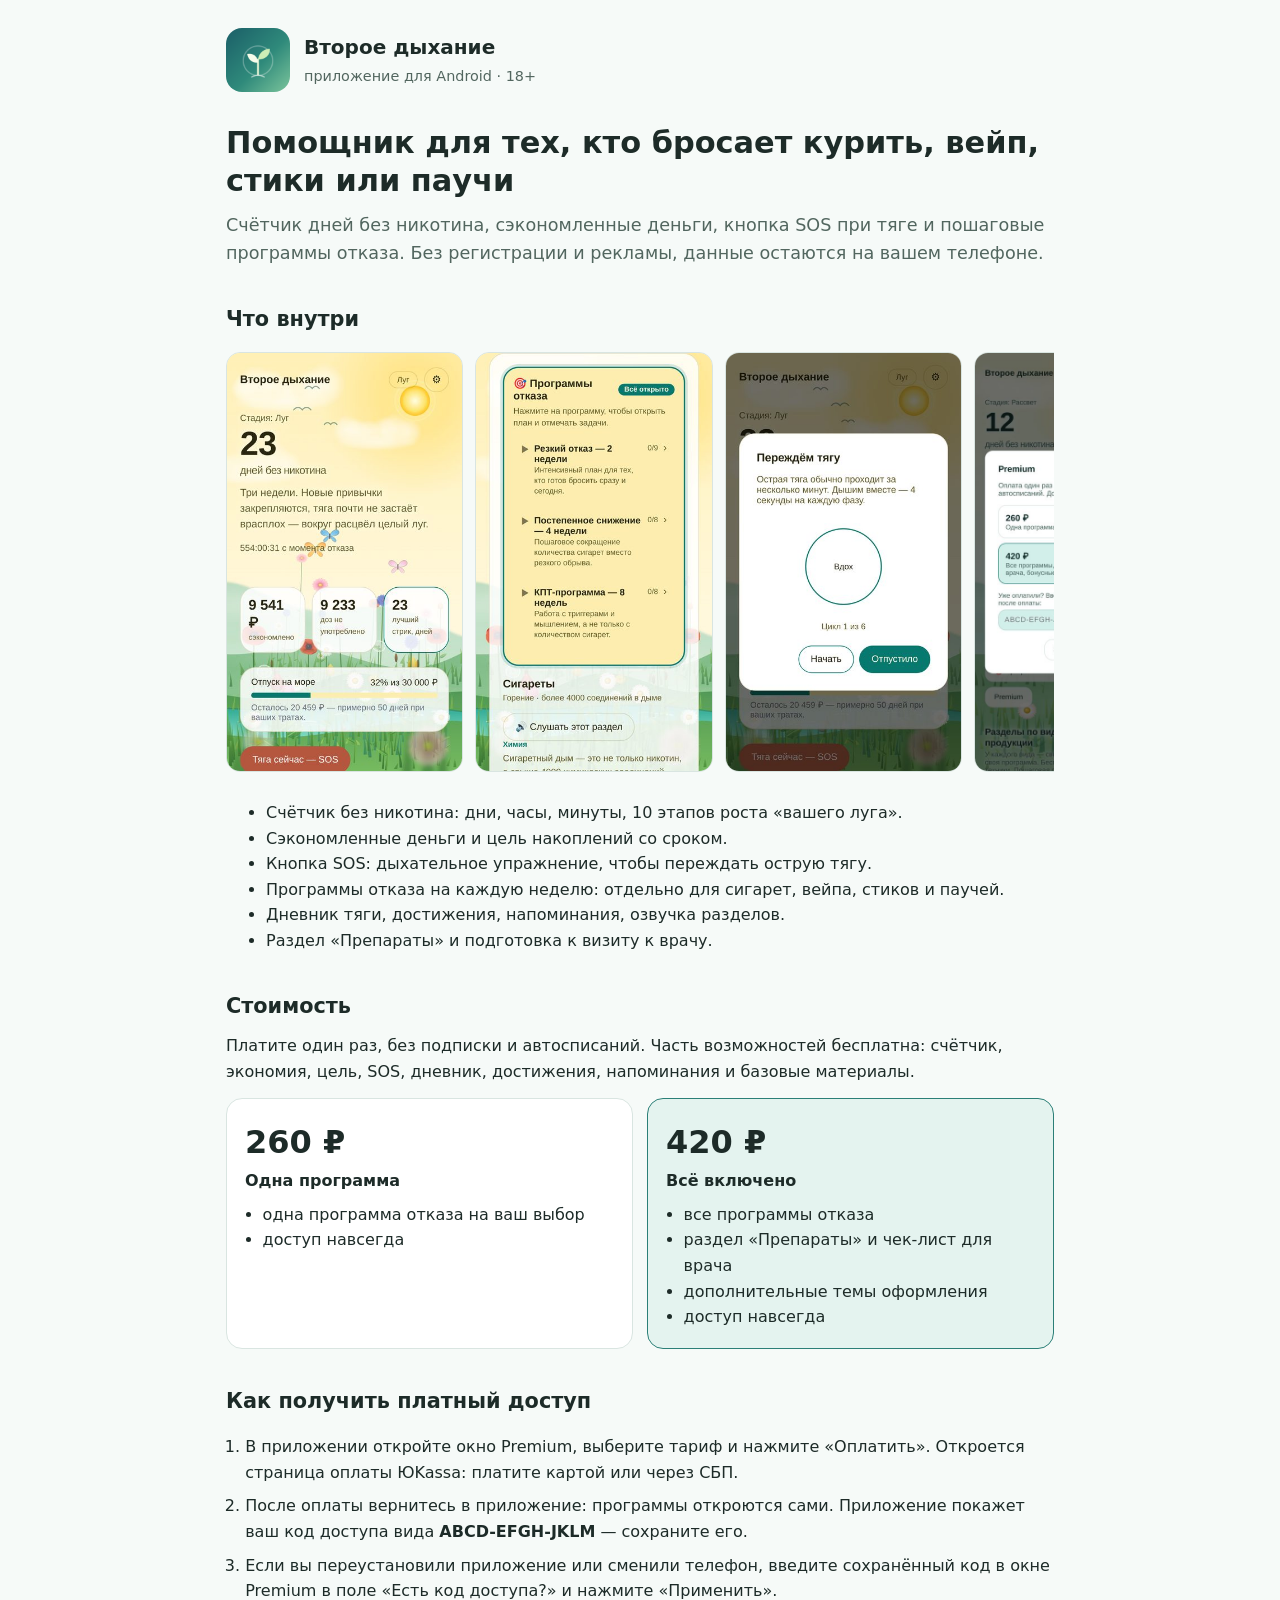
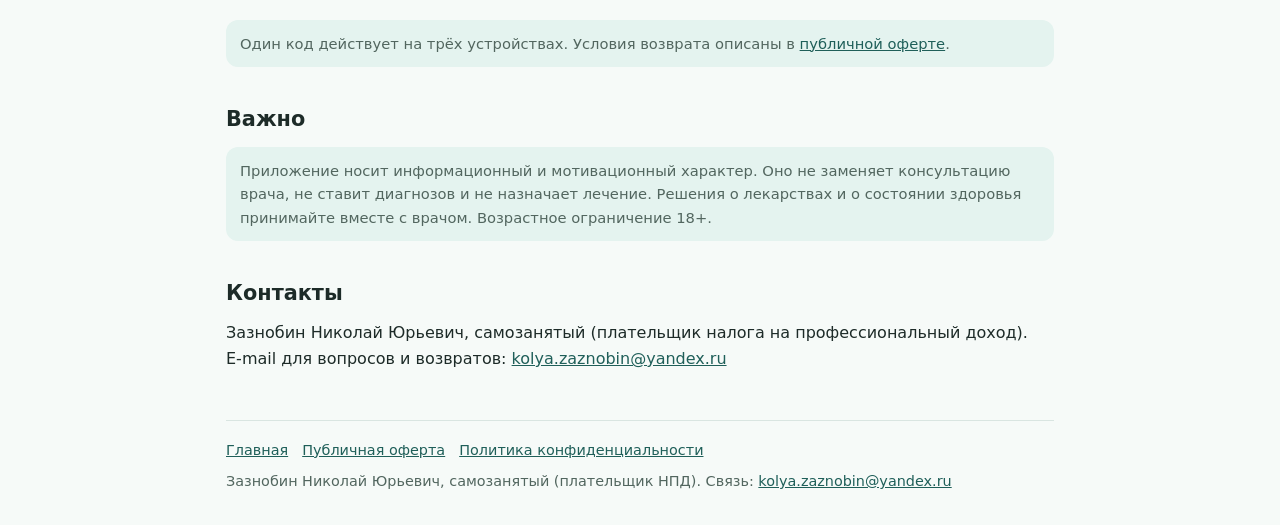
<file: index.html>
<!doctype html><html lang="ru"><head><meta charset="utf-8"><meta name="viewport" content="width=device-width,initial-scale=1"><title>Второе дыхание — помощник, чтобы бросить курить и вейп</title><meta name="description" content="Приложение для Android: счётчик без никотина, программы отказа, SOS при тяге. Разовая оплата без подписки."><link rel="icon" href="img/icon.png"><link rel="stylesheet" href="style.css"></head><body><div class="wrap">
<header class="top"><img src="img/icon.png" alt=""><div><b>Второе дыхание</b><span>приложение для Android · 18+</span></div></header>
<h1>Помощник для тех, кто бросает курить, вейп, стики или паучи</h1>
<p class="lead">Счётчик дней без никотина, сэкономленные деньги, кнопка SOS при тяге и пошаговые программы отказа. Без регистрации и рекламы, данные остаются на вашем телефоне.</p>

<h2>Что внутри</h2>
<div class="shots">
<img src="img/home.jpg" alt="Главный экран со счётчиком дней" loading="lazy">
<img src="img/programs.jpg" alt="Программы отказа" loading="lazy">
<img src="img/sos.jpg" alt="Кнопка SOS при тяге" loading="lazy">
<img src="img/tariff.jpg" alt="Выбор тарифа" loading="lazy">
</div>
<ul>
<li>Счётчик без никотина: дни, часы, минуты, 10 этапов роста «вашего луга».</li>
<li>Сэкономленные деньги и цель накоплений со сроком.</li>
<li>Кнопка SOS: дыхательное упражнение, чтобы переждать острую тягу.</li>
<li>Программы отказа на каждую неделю: отдельно для сигарет, вейпа, стиков и паучей.</li>
<li>Дневник тяги, достижения, напоминания, озвучка разделов.</li>
<li>Раздел «Препараты» и подготовка к визиту к врачу.</li>
</ul>

<h2>Стоимость</h2>
<p>Платите один раз, без подписки и автосписаний. Часть возможностей бесплатна: счётчик, экономия, цель, SOS, дневник, достижения, напоминания и базовые материалы.</p>
<div class="cards">
<div class="card"><p class="price">260 ₽</p><b>Одна программа</b><ul><li>одна программа отказа на ваш выбор</li><li>доступ навсегда</li></ul></div>
<div class="card best"><p class="price">420 ₽</p><b>Всё включено</b><ul><li>все программы отказа</li><li>раздел «Препараты» и чек-лист для врача</li><li>дополнительные темы оформления</li><li>доступ навсегда</li></ul></div>
</div>

<h2>Как получить платный доступ</h2>
<ol class="steps">
<li>В приложении откройте окно Premium, выберите тариф и нажмите «Оплатить». Откроется страница оплаты ЮKassa: платите картой или через СБП.</li>
<li>После оплаты вернитесь в приложение: программы откроются сами. Приложение покажет ваш код доступа вида <b>ABCD-EFGH-JKLM</b> — сохраните его.</li>
<li>Если вы переустановили приложение или сменили телефон, введите сохранённый код в окне Premium в поле «Есть код доступа?» и нажмите «Применить».</li>
</ol>
<p class="note">Один код действует на трёх устройствах. Условия возврата описаны в <a href="offer.html">публичной оферте</a>.</p>

<h2>Важно</h2>
<p class="note">Приложение носит информационный и мотивационный характер. Оно не заменяет консультацию врача, не ставит диагнозов и не назначает лечение. Решения о лекарствах и о состоянии здоровья принимайте вместе с врачом. Возрастное ограничение 18+.</p>

<h2>Контакты</h2>
<p>Зазнобин Николай Юрьевич, самозанятый (плательщик налога на профессиональный доход).<br>E-mail для вопросов и возвратов: <a href="mailto:kolya.zaznobin@yandex.ru">kolya.zaznobin@yandex.ru</a></p>
<footer><a href="index.html">Главная</a><a href="offer.html">Публичная оферта</a><a href="privacy.html">Политика конфиденциальности</a><p>Зазнобин Николай Юрьевич, самозанятый (плательщик НПД). Связь: <a href="mailto:kolya.zaznobin@yandex.ru">kolya.zaznobin@yandex.ru</a></p></footer>
</div></body></html>
</file>
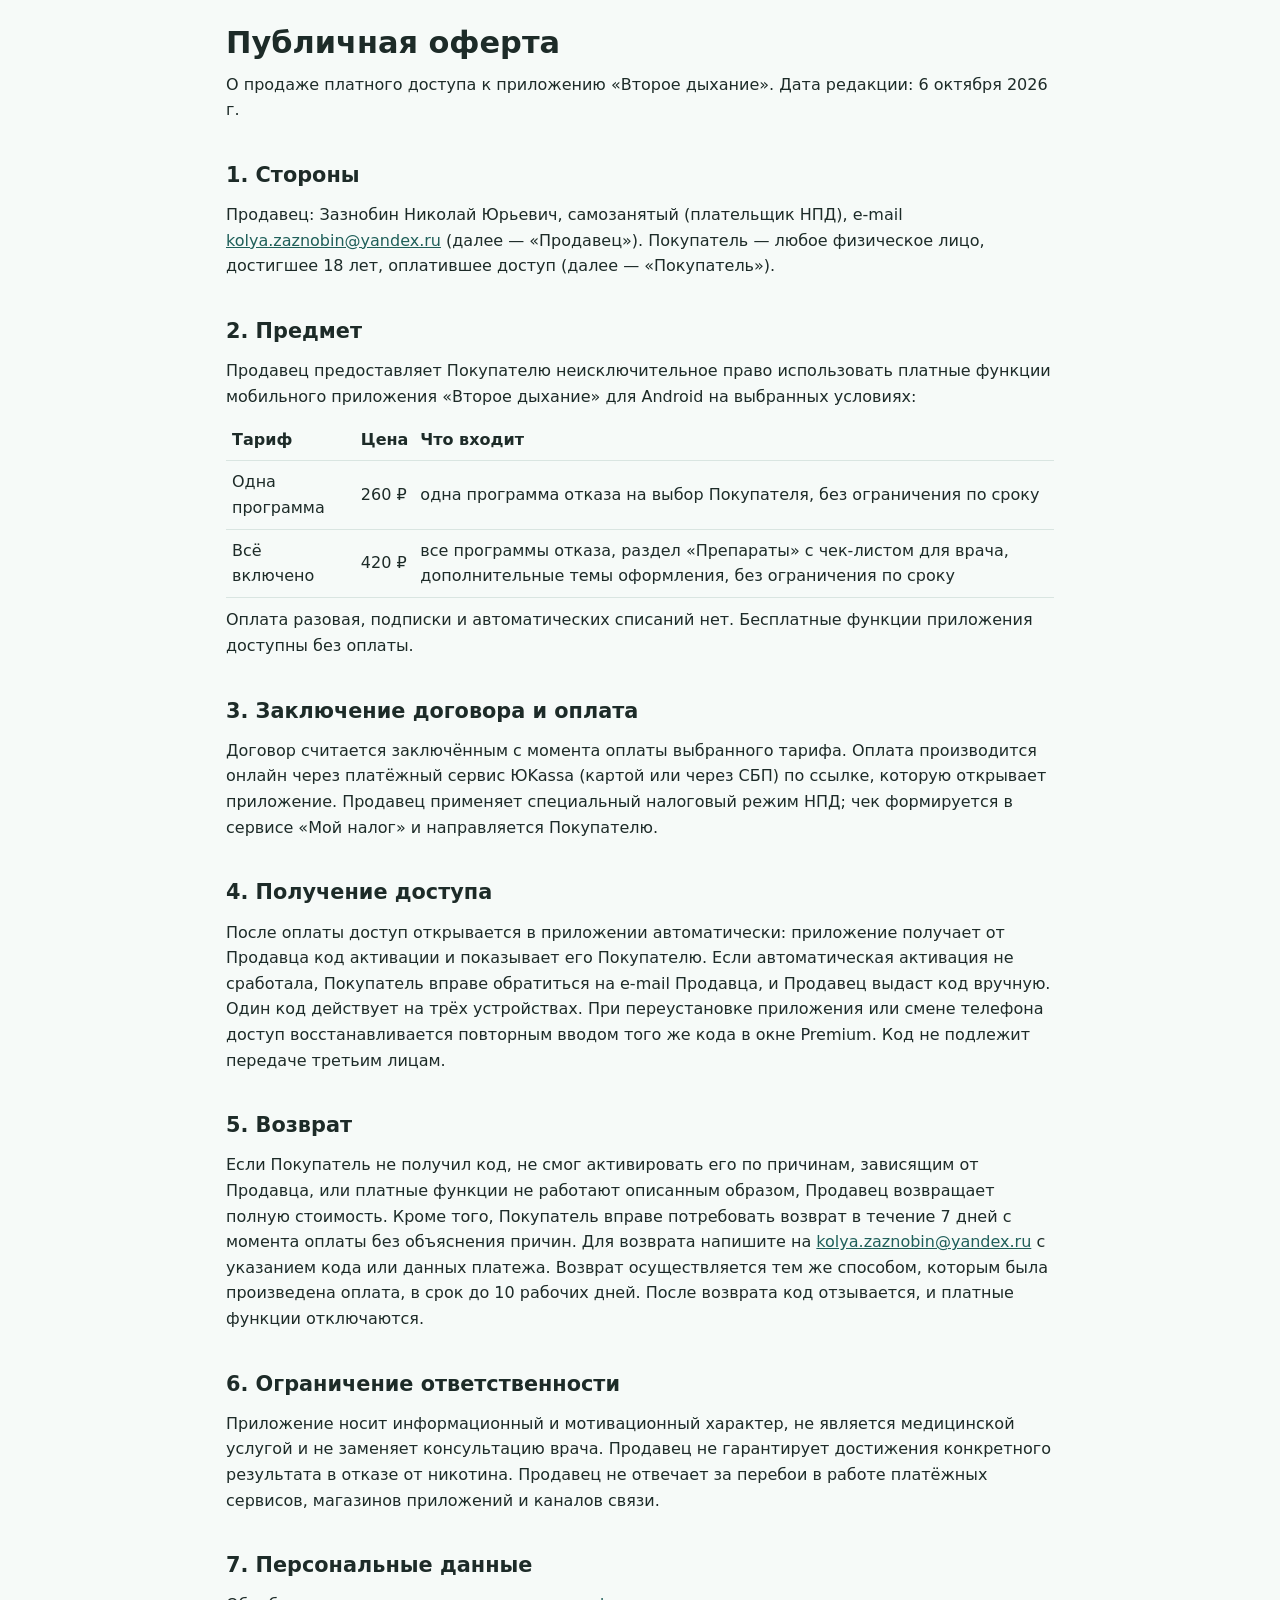
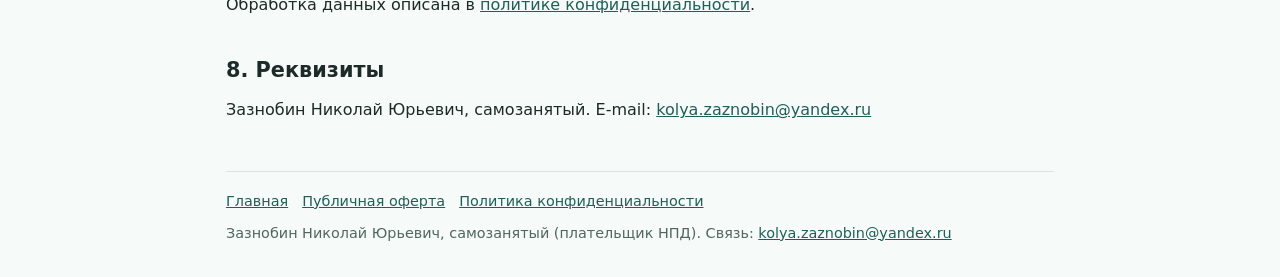
<file: offer.html>
<!doctype html><html lang="ru"><head><meta charset="utf-8"><meta name="viewport" content="width=device-width,initial-scale=1"><title>Публичная оферта — Второе дыхание</title><meta name="description" content="Условия продажи платного доступа к приложению Второе дыхание"><link rel="icon" href="img/icon.png"><link rel="stylesheet" href="style.css"></head><body><div class="wrap">
<h1>Публичная оферта</h1>
<p>О продаже платного доступа к приложению «Второе дыхание». Дата редакции: 6 октября 2026 г.</p>

<h2>1. Стороны</h2>
<p>Продавец: Зазнобин Николай Юрьевич, самозанятый (плательщик НПД), e-mail <a href="mailto:kolya.zaznobin@yandex.ru">kolya.zaznobin@yandex.ru</a> (далее — «Продавец»). Покупатель — любое физическое лицо, достигшее 18 лет, оплатившее доступ (далее — «Покупатель»).</p>

<h2>2. Предмет</h2>
<p>Продавец предоставляет Покупателю неисключительное право использовать платные функции мобильного приложения «Второе дыхание» для Android на выбранных условиях:</p>
<table>
<tr><th>Тариф</th><th>Цена</th><th>Что входит</th></tr>
<tr><td>Одна программа</td><td>260 ₽</td><td>одна программа отказа на выбор Покупателя, без ограничения по сроку</td></tr>
<tr><td>Всё включено</td><td>420 ₽</td><td>все программы отказа, раздел «Препараты» с чек-листом для врача, дополнительные темы оформления, без ограничения по сроку</td></tr>
</table>
<p>Оплата разовая, подписки и автоматических списаний нет. Бесплатные функции приложения доступны без оплаты.</p>

<h2>3. Заключение договора и оплата</h2>
<p>Договор считается заключённым с момента оплаты выбранного тарифа. Оплата производится онлайн через платёжный сервис ЮKassa (картой или через СБП) по ссылке, которую открывает приложение. Продавец применяет специальный налоговый режим НПД; чек формируется в сервисе «Мой налог» и направляется Покупателю.</p>

<h2>4. Получение доступа</h2>
<p>После оплаты доступ открывается в приложении автоматически: приложение получает от Продавца код активации и показывает его Покупателю. Если автоматическая активация не сработала, Покупатель вправе обратиться на e-mail Продавца, и Продавец выдаст код вручную. Один код действует на трёх устройствах. При переустановке приложения или смене телефона доступ восстанавливается повторным вводом того же кода в окне Premium. Код не подлежит передаче третьим лицам.</p>

<h2>5. Возврат</h2>
<p>Если Покупатель не получил код, не смог активировать его по причинам, зависящим от Продавца, или платные функции не работают описанным образом, Продавец возвращает полную стоимость. Кроме того, Покупатель вправе потребовать возврат в течение 7 дней с момента оплаты без объяснения причин. Для возврата напишите на <a href="mailto:kolya.zaznobin@yandex.ru">kolya.zaznobin@yandex.ru</a> с указанием кода или данных платежа. Возврат осуществляется тем же способом, которым была произведена оплата, в срок до 10 рабочих дней. После возврата код отзывается, и платные функции отключаются.</p>

<h2>6. Ограничение ответственности</h2>
<p>Приложение носит информационный и мотивационный характер, не является медицинской услугой и не заменяет консультацию врача. Продавец не гарантирует достижения конкретного результата в отказе от никотина. Продавец не отвечает за перебои в работе платёжных сервисов, магазинов приложений и каналов связи.</p>

<h2>7. Персональные данные</h2>
<p>Обработка данных описана в <a href="privacy.html">политике конфиденциальности</a>.</p>

<h2>8. Реквизиты</h2>
<p>Зазнобин Николай Юрьевич, самозанятый. E-mail: <a href="mailto:kolya.zaznobin@yandex.ru">kolya.zaznobin@yandex.ru</a></p>
<footer><a href="index.html">Главная</a><a href="offer.html">Публичная оферта</a><a href="privacy.html">Политика конфиденциальности</a><p>Зазнобин Николай Юрьевич, самозанятый (плательщик НПД). Связь: <a href="mailto:kolya.zaznobin@yandex.ru">kolya.zaznobin@yandex.ru</a></p></footer>
</div></body></html>
</file>
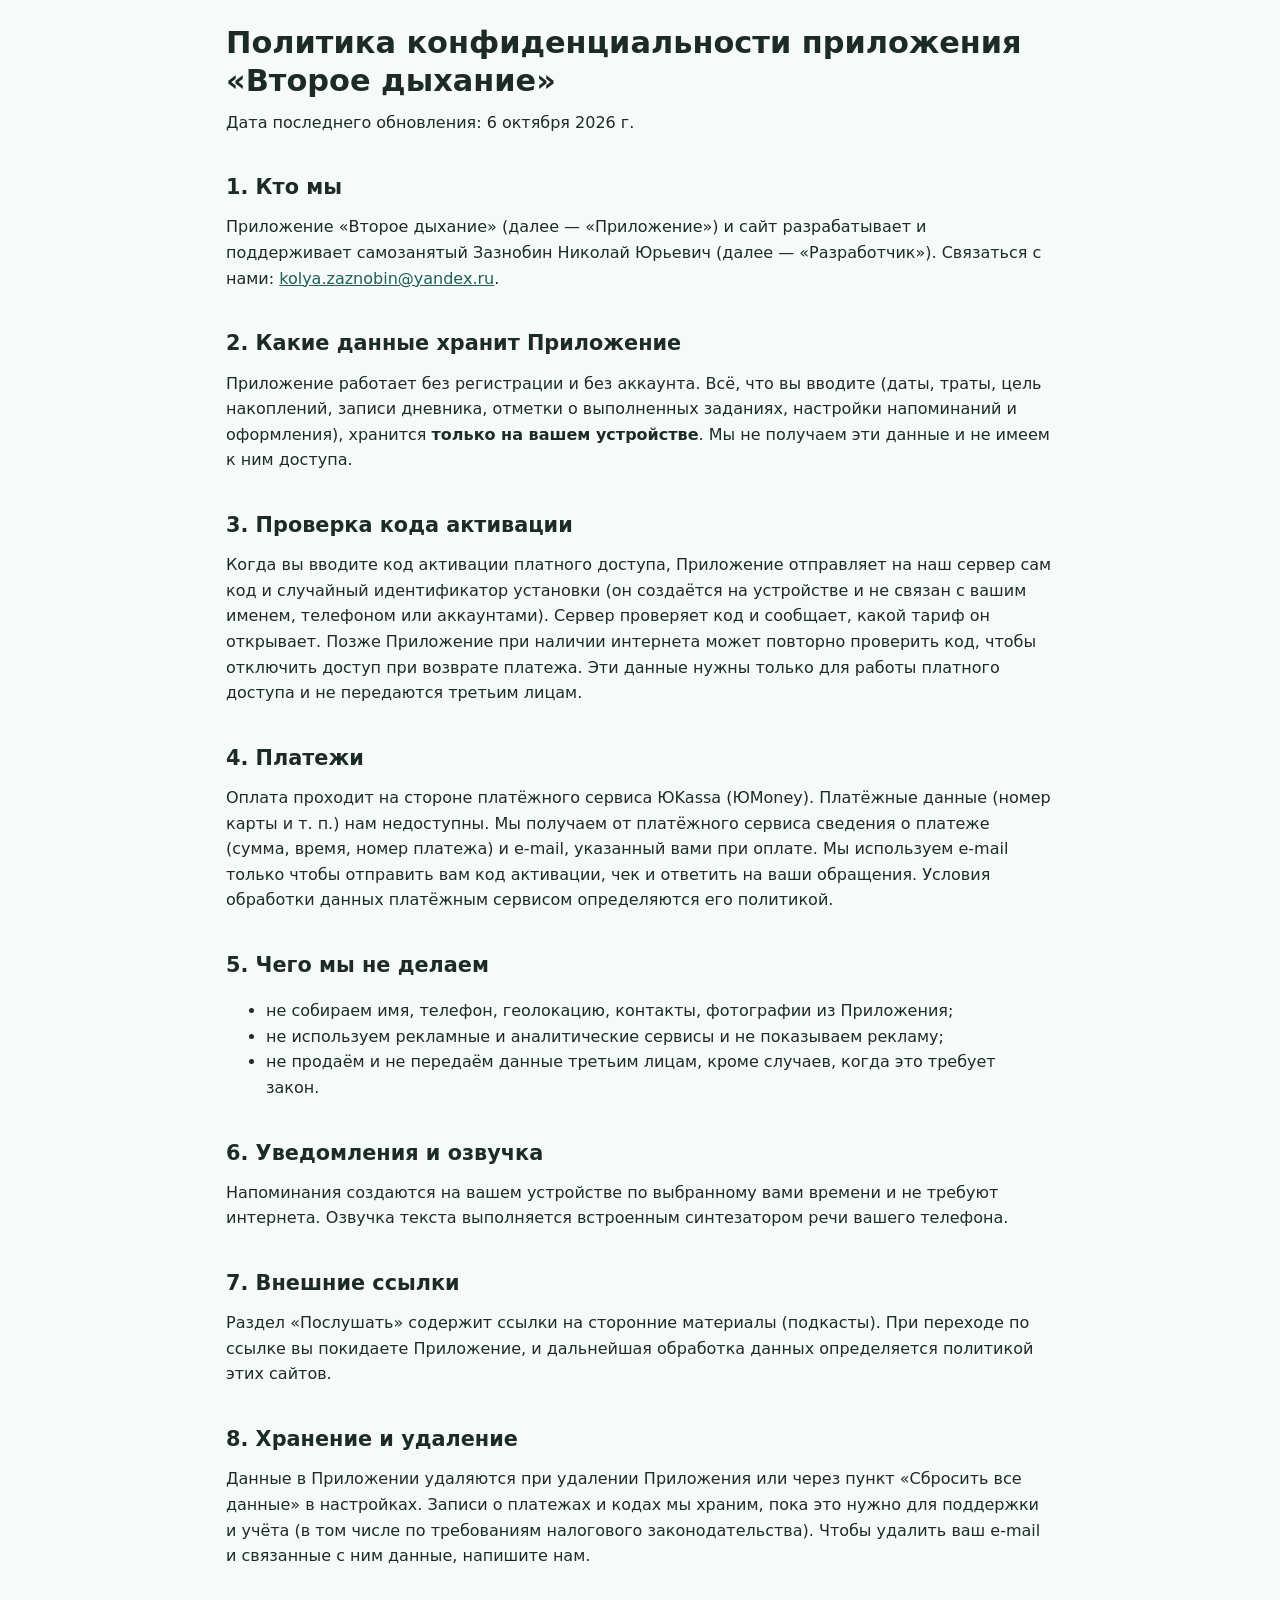
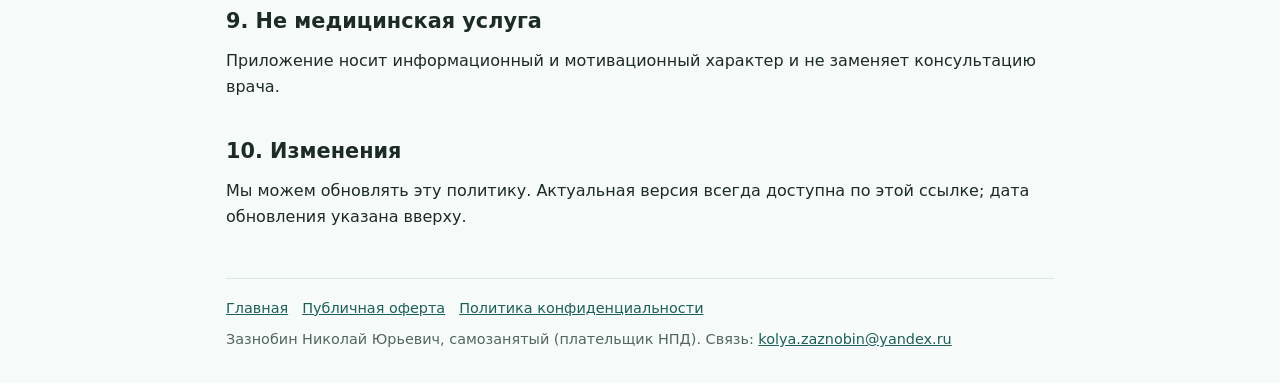
<file: privacy.html>
<!doctype html><html lang="ru"><head><meta charset="utf-8"><meta name="viewport" content="width=device-width,initial-scale=1"><title>Политика конфиденциальности — Второе дыхание</title><meta name="description" content="Какие данные использует приложение Второе дыхание и сайт"><link rel="icon" href="img/icon.png"><link rel="stylesheet" href="style.css"></head><body><div class="wrap">
<h1>Политика конфиденциальности приложения «Второе дыхание»</h1>
<p>Дата последнего обновления: 6 октября 2026 г.</p>

<h2>1. Кто мы</h2>
<p>Приложение «Второе дыхание» (далее — «Приложение») и сайт разрабатывает и поддерживает самозанятый Зазнобин Николай Юрьевич (далее — «Разработчик»). Связаться с нами: <a href="mailto:kolya.zaznobin@yandex.ru">kolya.zaznobin@yandex.ru</a>.</p>

<h2>2. Какие данные хранит Приложение</h2>
<p>Приложение работает без регистрации и без аккаунта. Всё, что вы вводите (даты, траты, цель накоплений, записи дневника, отметки о выполненных заданиях, настройки напоминаний и оформления), хранится <b>только на вашем устройстве</b>. Мы не получаем эти данные и не имеем к ним доступа.</p>

<h2>3. Проверка кода активации</h2>
<p>Когда вы вводите код активации платного доступа, Приложение отправляет на наш сервер сам код и случайный идентификатор установки (он создаётся на устройстве и не связан с вашим именем, телефоном или аккаунтами). Сервер проверяет код и сообщает, какой тариф он открывает. Позже Приложение при наличии интернета может повторно проверить код, чтобы отключить доступ при возврате платежа. Эти данные нужны только для работы платного доступа и не передаются третьим лицам.</p>

<h2>4. Платежи</h2>
<p>Оплата проходит на стороне платёжного сервиса ЮKassa (ЮMoney). Платёжные данные (номер карты и т. п.) нам недоступны. Мы получаем от платёжного сервиса сведения о платеже (сумма, время, номер платежа) и e-mail, указанный вами при оплате. Мы используем e-mail только чтобы отправить вам код активации, чек и ответить на ваши обращения. Условия обработки данных платёжным сервисом определяются его политикой.</p>

<h2>5. Чего мы не делаем</h2>
<ul>
<li>не собираем имя, телефон, геолокацию, контакты, фотографии из Приложения;</li>
<li>не используем рекламные и аналитические сервисы и не показываем рекламу;</li>
<li>не продаём и не передаём данные третьим лицам, кроме случаев, когда это требует закон.</li>
</ul>

<h2>6. Уведомления и озвучка</h2>
<p>Напоминания создаются на вашем устройстве по выбранному вами времени и не требуют интернета. Озвучка текста выполняется встроенным синтезатором речи вашего телефона.</p>

<h2>7. Внешние ссылки</h2>
<p>Раздел «Послушать» содержит ссылки на сторонние материалы (подкасты). При переходе по ссылке вы покидаете Приложение, и дальнейшая обработка данных определяется политикой этих сайтов.</p>

<h2>8. Хранение и удаление</h2>
<p>Данные в Приложении удаляются при удалении Приложения или через пункт «Сбросить все данные» в настройках. Записи о платежах и кодах мы храним, пока это нужно для поддержки и учёта (в том числе по требованиям налогового законодательства). Чтобы удалить ваш e-mail и связанные с ним данные, напишите нам.</p>

<h2>9. Не медицинская услуга</h2>
<p>Приложение носит информационный и мотивационный характер и не заменяет консультацию врача.</p>

<h2>10. Изменения</h2>
<p>Мы можем обновлять эту политику. Актуальная версия всегда доступна по этой ссылке; дата обновления указана вверху.</p>
<footer><a href="index.html">Главная</a><a href="offer.html">Публичная оферта</a><a href="privacy.html">Политика конфиденциальности</a><p>Зазнобин Николай Юрьевич, самозанятый (плательщик НПД). Связь: <a href="mailto:kolya.zaznobin@yandex.ru">kolya.zaznobin@yandex.ru</a></p></footer>
</div></body></html>
</file>
<file: style.css>
:root{--bg:#f6faf8;--surface:#fff;--text:#1d2b28;--dim:#52665f;--accent:#2b7f77;--accent-d:#1f5f59;--line:#d9e5e1;--soft:#e4f3ef}
@media (prefers-color-scheme:dark){:root{--bg:#10191a;--surface:#172324;--text:#e3eeeb;--dim:#9db3ad;--accent:#4db3a8;--accent-d:#7fd0c6;--line:#2a3d3d;--soft:#1b3030}}
*{box-sizing:border-box}
body{margin:0;background:var(--bg);color:var(--text);font:16px/1.6 system-ui,-apple-system,"Segoe UI",Roboto,sans-serif}
.wrap{max-width:860px;margin:0 auto;padding:0 16px}
header.top{padding:28px 0 8px;display:flex;align-items:center;gap:14px}
header.top img{width:64px;height:64px;border-radius:16px}
header.top b{font-size:1.25rem;display:block}
header.top span{color:var(--dim);font-size:.9rem}
h1{font-size:1.9rem;line-height:1.25;margin:24px 0 8px}
h2{font-size:1.3rem;margin:36px 0 10px}
p{margin:.6em 0}
.lead{font-size:1.1rem;color:var(--dim)}
.cards{display:grid;grid-template-columns:repeat(auto-fit,minmax(250px,1fr));gap:14px;margin:14px 0}
.card{background:var(--surface);border:1px solid var(--line);border-radius:16px;padding:18px}
.card.best{border-color:var(--accent);background:var(--soft)}
.price{font-size:2rem;font-weight:700;margin:0}
.card ul{padding-left:1.1em;margin:.5em 0 0}
.shots{display:flex;gap:12px;overflow-x:auto;padding:6px 0 12px}
.shots img{height:420px;width:auto;border-radius:14px;border:1px solid var(--line);flex:none}
ol.steps{padding-left:1.2em}
ol.steps li{margin:.5em 0}
.note{background:var(--soft);border-radius:12px;padding:12px 14px;color:var(--dim);font-size:.92rem}
a{color:var(--accent-d)}
footer{margin:48px 0 32px;padding-top:18px;border-top:1px solid var(--line);color:var(--dim);font-size:.9rem}
footer a{margin-right:14px}
.btn{display:inline-block;background:var(--accent);color:#fff;padding:12px 20px;border-radius:12px;text-decoration:none;font-weight:600}
table{border-collapse:collapse;width:100%}td,th{border-bottom:1px solid var(--line);padding:8px 6px;text-align:left}
</file>
